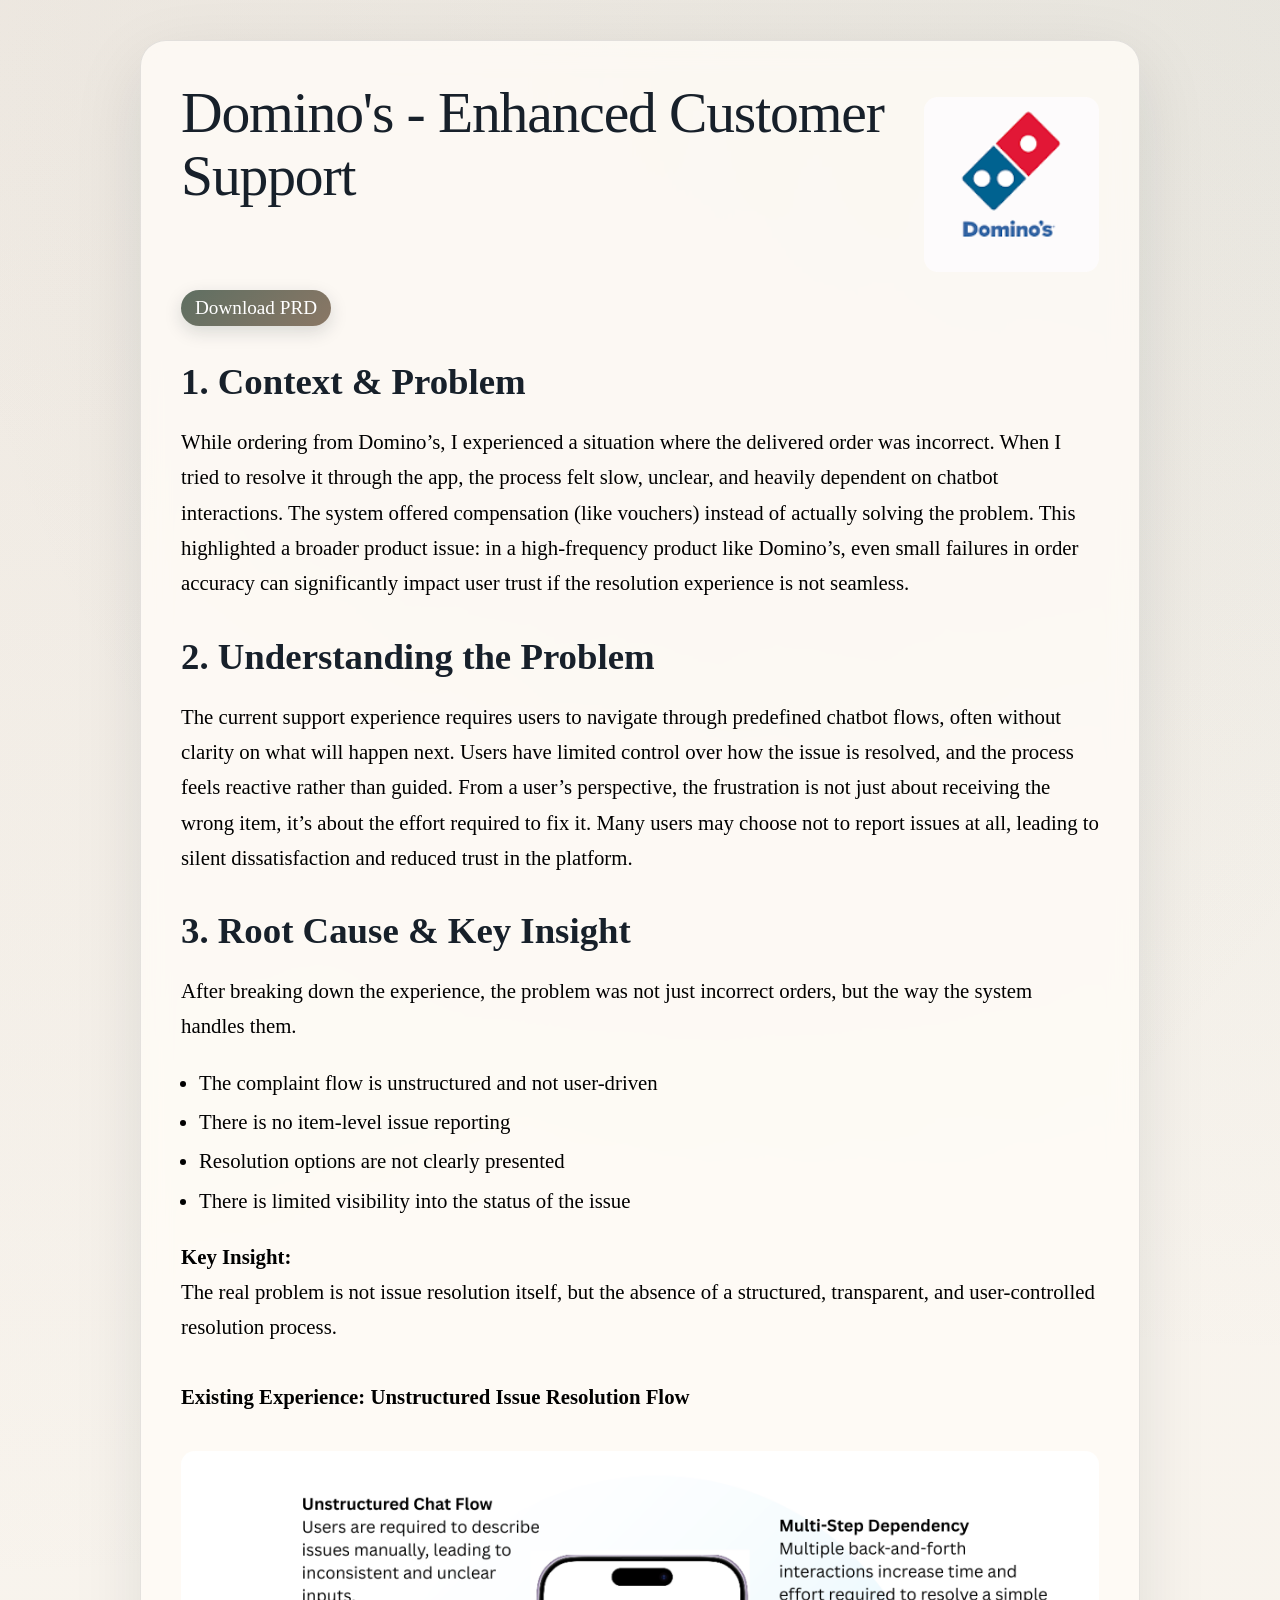
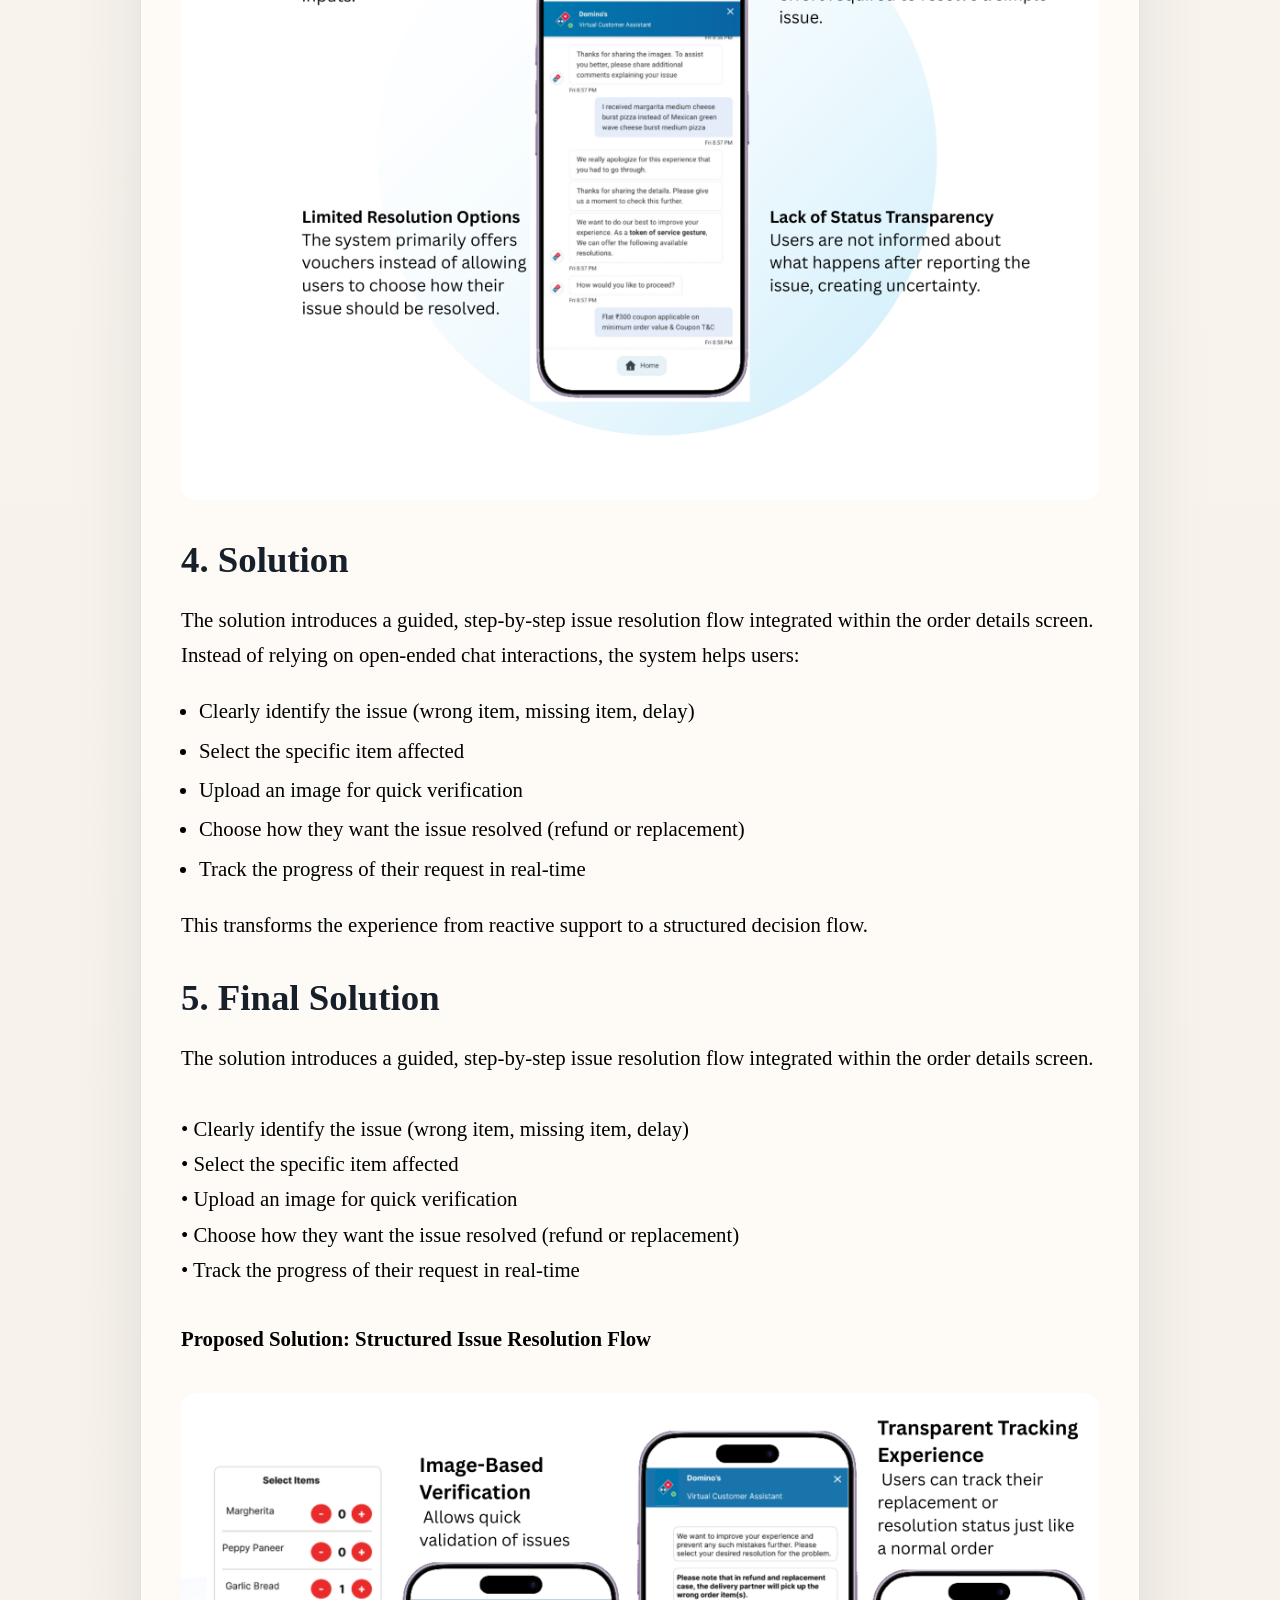
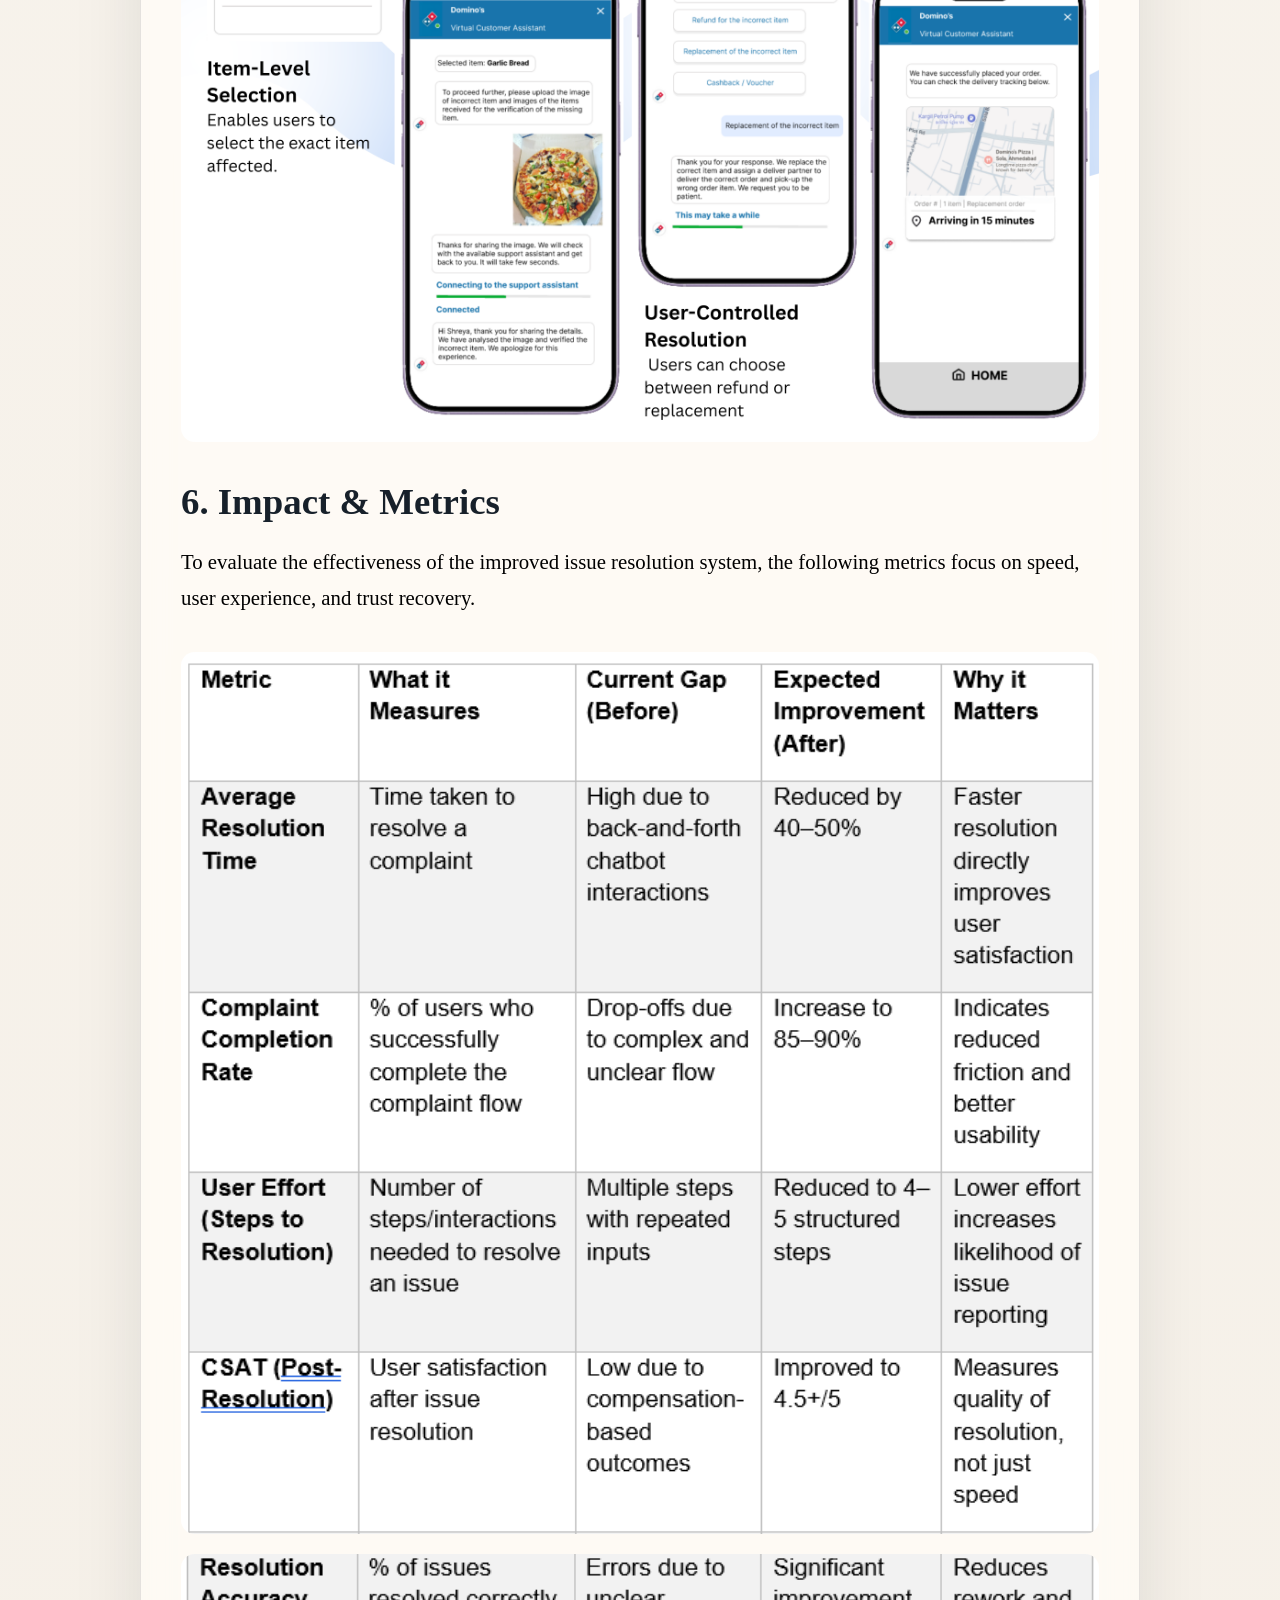
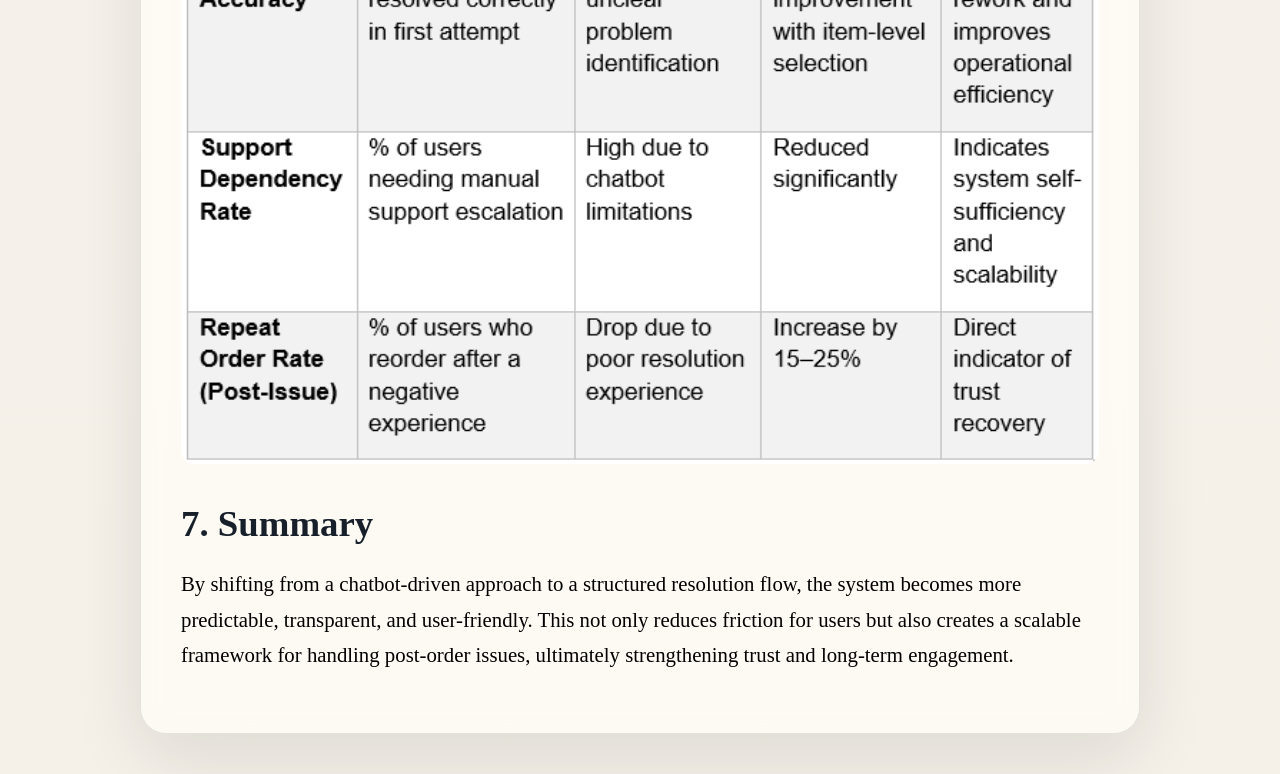
<file: case-study.html>
<!DOCTYPE html>

<html lang="en">
<head>
<meta charset="UTF-8">
<meta name="viewport" content="width=device-width, initial-scale=1.0">
<title>Domino's Case Study</title>

<style>

/* ===== ROOT DESIGN SYSTEM (FROM YOUR PORTFOLIO) ===== */
:root {
  --bg: #f5f0e8;
  --panel: rgba(255, 252, 247, 0.82);
  --line: rgba(23, 32, 42, 0.11);
  --text: #17202a;
  --muted: #5f6872;
  --accent: #5f6f62;
  --accent-2: #8a7765;
}

/* ===== BASE ===== */
body {
  margin: 0;
  font-family: "Times New Roman", serif;
  color: var(--text);

  background:
    radial-gradient(circle at top left, rgba(138, 119, 101, 0.10), transparent 28%),
    radial-gradient(circle at top right, rgba(95, 111, 98, 0.10), transparent 24%),
    linear-gradient(180deg, #f9f5ef 0%, var(--bg) 100%);
}

/* ===== CONTAINER ===== */
.wrapper {
  max-width: 1000px;
  margin: 40px auto;
  padding: 0 16px;
}

.card {
  background: var(--panel);
  border-radius: 26px;
  padding: 40px;

  border: 1px solid var(--line);
  box-shadow: 0 24px 70px rgba(23, 32, 42, 0.10);
  backdrop-filter: blur(14px);
}

/* ===== HEADER ===== */
.header {
  display: flex;
  justify-content: space-between;
  align-items: flex-start;
}

h1 {
  font-size: 3.6rem;
  line-height: 1.1;
  margin: 0;
  letter-spacing: -0.02em;
  font-weight: 500;
}

.logo {
  width: 210px;
}

/* ===== BUTTON ===== */
.btn {
  display: inline-block;
  margin-top: 18px;

  background: linear-gradient(135deg, var(--accent), var(--accent-2));
  color: white;

  padding: 7px 14px;
  border-radius: 999px;
  font-size: 1.2rem;
  text-decoration: none;

  box-shadow: 0 6px 18px rgba(23, 32, 42, 0.15);
}

/* ===== SECTIONS ===== */
.section {
  margin-top: 34px;
}

/* 🔥 THIS IS WHERE YOUR MAIN PROBLEM WAS */
.section h2 {
  font-size: 2.3rem;
  margin-bottom: 8px;
  font-weight: 600;
}

/* BODY TEXT */
.section p {
  font-size: 1.3rem;
  line-height: 1.7;
  color: black;
}

/* BULLETS — FIXED */
ul {
  margin-top: 10px;
  padding-left: 18px;
}

li {
  font-size: 1.3rem;
  line-height: 1.7;
  color: black;
  margin-bottom: 4px;
}

/* IMAGES */
img {
  width: 100%;
  margin-top: 16px;
  border-radius: 14px;
}

</style>

</head>

<body>

<div class="wrapper">
  <div class="card">


<!-- HEADER -->
<div class="header">
  <h1>Domino's - Enhanced Customer Support</h1>
  <img src="assests/logo.png" class="logo">
</div>

<!-- BUTTON -->
<a href="assests/PRD_Dominos.pdf" download class="btn">Download PRD</a>

<!-- SECTION 1 -->
<div class="section">
  <h2>1. Context & Problem</h2>
  <p>
    While ordering from Domino’s, I experienced a situation where the delivered order was incorrect. When I tried to resolve it through the app, the process felt slow, unclear, and heavily dependent on chatbot interactions. The system offered compensation (like vouchers) instead of actually solving the problem. This highlighted a broader product issue: in a high-frequency product like Domino’s, even small failures in order accuracy can significantly impact user trust if the resolution experience is not seamless.
  </p>
</div>

<!-- SECTION 2 -->
<div class="section">
  <h2>2. Understanding the Problem</h2>
  <p>
    The current support experience requires users to navigate through predefined chatbot flows, often without clarity on what will happen next. Users have limited control over how the issue is resolved, and the process feels reactive rather than guided. From a user’s perspective, the frustration is not just about receiving the wrong item, it’s about the effort required to fix it. Many users may choose not to report issues at all, leading to silent dissatisfaction and reduced trust in the platform.  </p>
</div>

<!-- SECTION 3 -->
<div class="section">
  <h2>3. Root Cause & Key Insight</h2>
  <p>
    After breaking down the experience, the problem was not just incorrect orders, but the way the system handles them.
  </p>

  <ul>
    <li>The complaint flow is unstructured and not user-driven</li>
    <li>There is no item-level issue reporting</li>
    <li>Resolution options are not clearly presented</li>
    <li>There is limited visibility into the status of the issue</li>
  </ul>

  <p><strong>Key Insight:</strong><br>
    The real problem is not issue resolution itself, but the absence of a structured,
    transparent, and user-controlled resolution process.
  </p>
</div>

<!-- IMAGE -->
<div class="section">
  <p><strong>Existing Experience: Unstructured Issue Resolution Flow</strong></p>
  <img src="assests/Original_flow.png">
</div>

<!-- SECTION 4 -->
<div class="section">
  <h2>4. Solution</h2>
  <p>
    The solution introduces a guided, step-by-step issue resolution flow integrated within the order details screen.
    Instead of relying on open-ended chat interactions, the system helps users:
  </p>
  <ul>
    <li>Clearly identify the issue (wrong item, missing item, delay)</li>
    <li>Select the specific item affected</li>
    <li>Upload an image for quick verification</li>
    <li>Choose how they want the issue resolved (refund or replacement)</li>
    <li>Track the progress of their request in real-time</li>
  </ul>
  <p>
    This transforms the experience from reactive support to a structured decision flow.
  </p>
</div>

<!-- SECTION 5 -->
<div class="section">
  <h2>5. Final Solution</h2>
  <p>
    The solution introduces a guided, step-by-step issue resolution flow integrated within the order details screen.<br><br>
        • Clearly identify the issue (wrong item, missing item, delay)<br>
        • Select the specific item affected<br>
        • Upload an image for quick verification<br>
        • Choose how they want the issue resolved (refund or replacement)<br>
        • Track the progress of their request in real-time
  </p>
</div>

<div class="section">
  <p><strong>Proposed Solution: Structured Issue Resolution Flow</strong></p>
  <img src="assests/User_flow.png">
</div>


<!-- SECTION 6 -->
<div class="section">
  <h2>6. Impact & Metrics</h2>
  <p>
    To evaluate the effectiveness of the improved issue resolution system, the following metrics focus on speed, user experience, and trust recovery.
  </p>
  <img src="assests/Metrics_table_1.png">
  <img src="assests/Metrics_table_2.png">
</div>

<div class="section">
  <h2>7. Summary</h2>
  <p>
    By shifting from a chatbot-driven approach to a structured resolution flow, the system becomes more predictable, transparent, and user-friendly. This not only reduces friction for users but also creates a scalable framework for handling post-order issues, ultimately strengthening trust and long-term engagement.
  </p>
</div>

  </div>
</div>

</body>
</html>
</file>
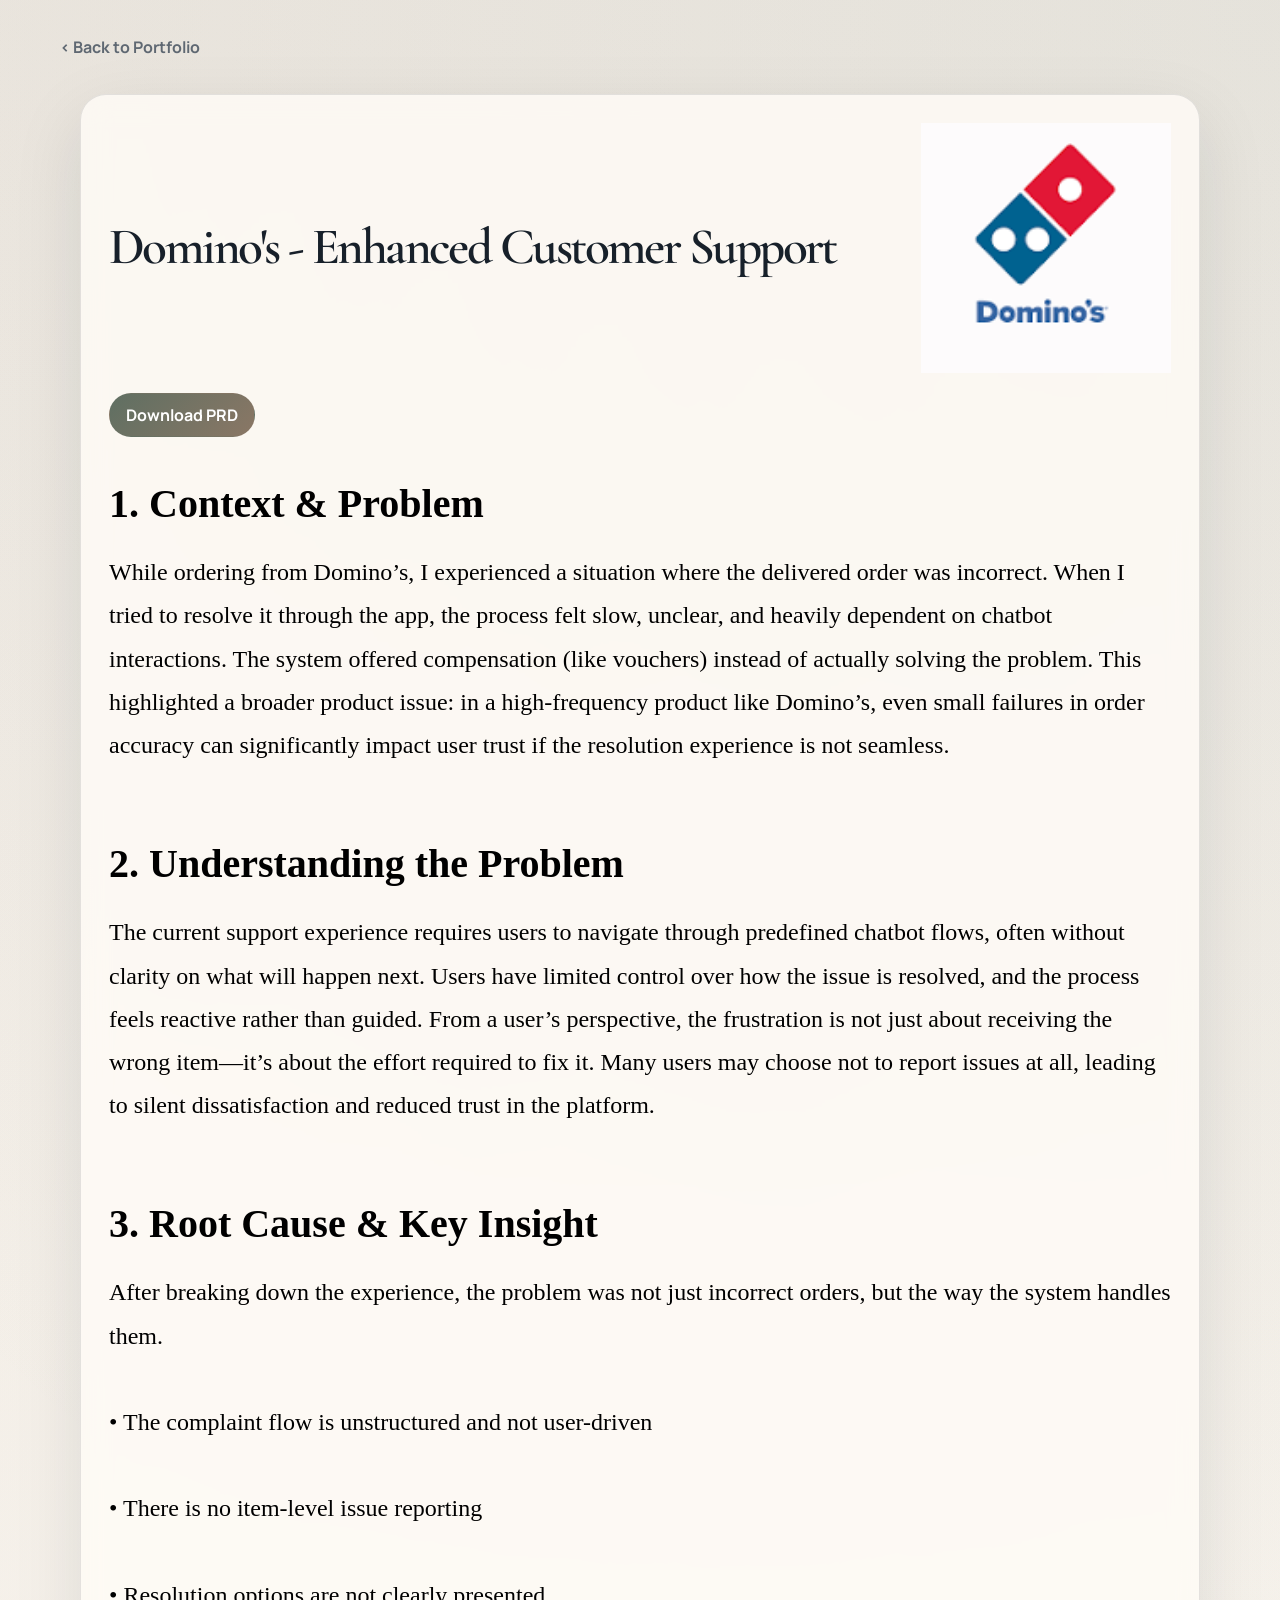
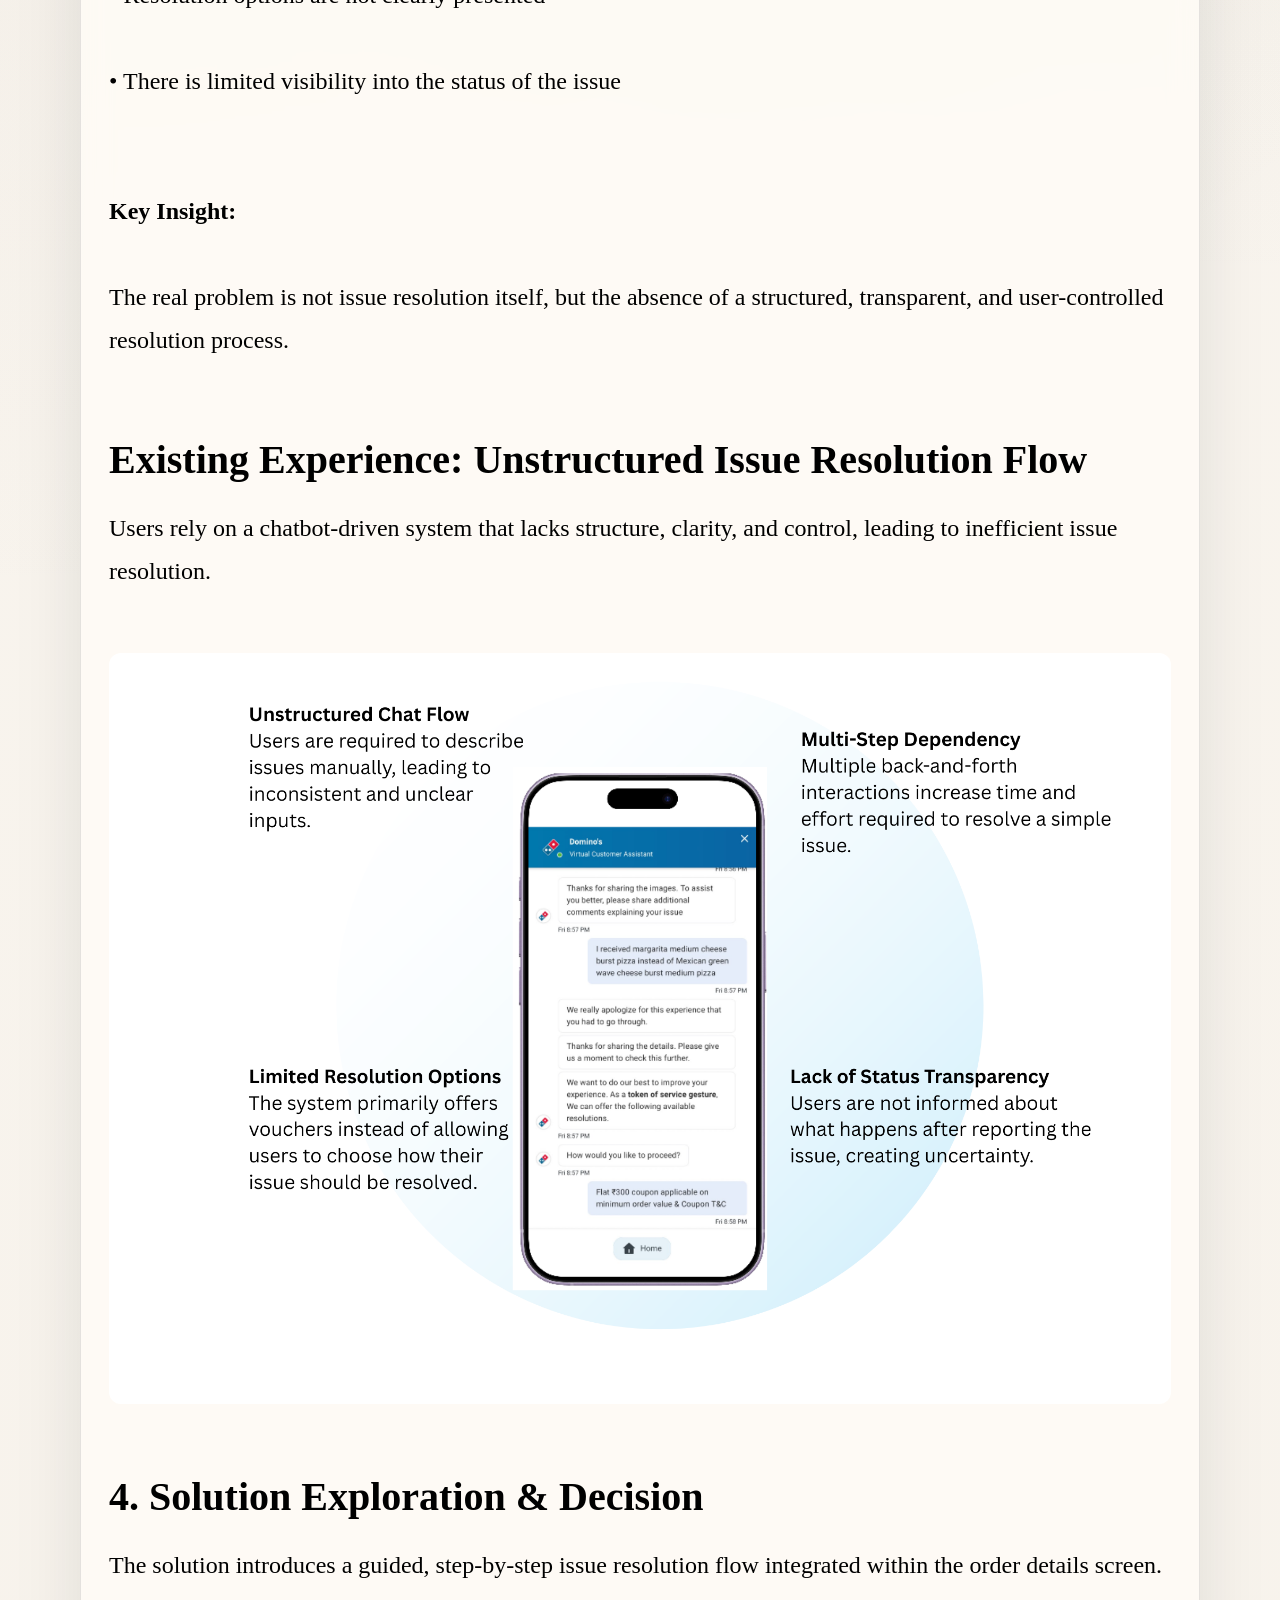
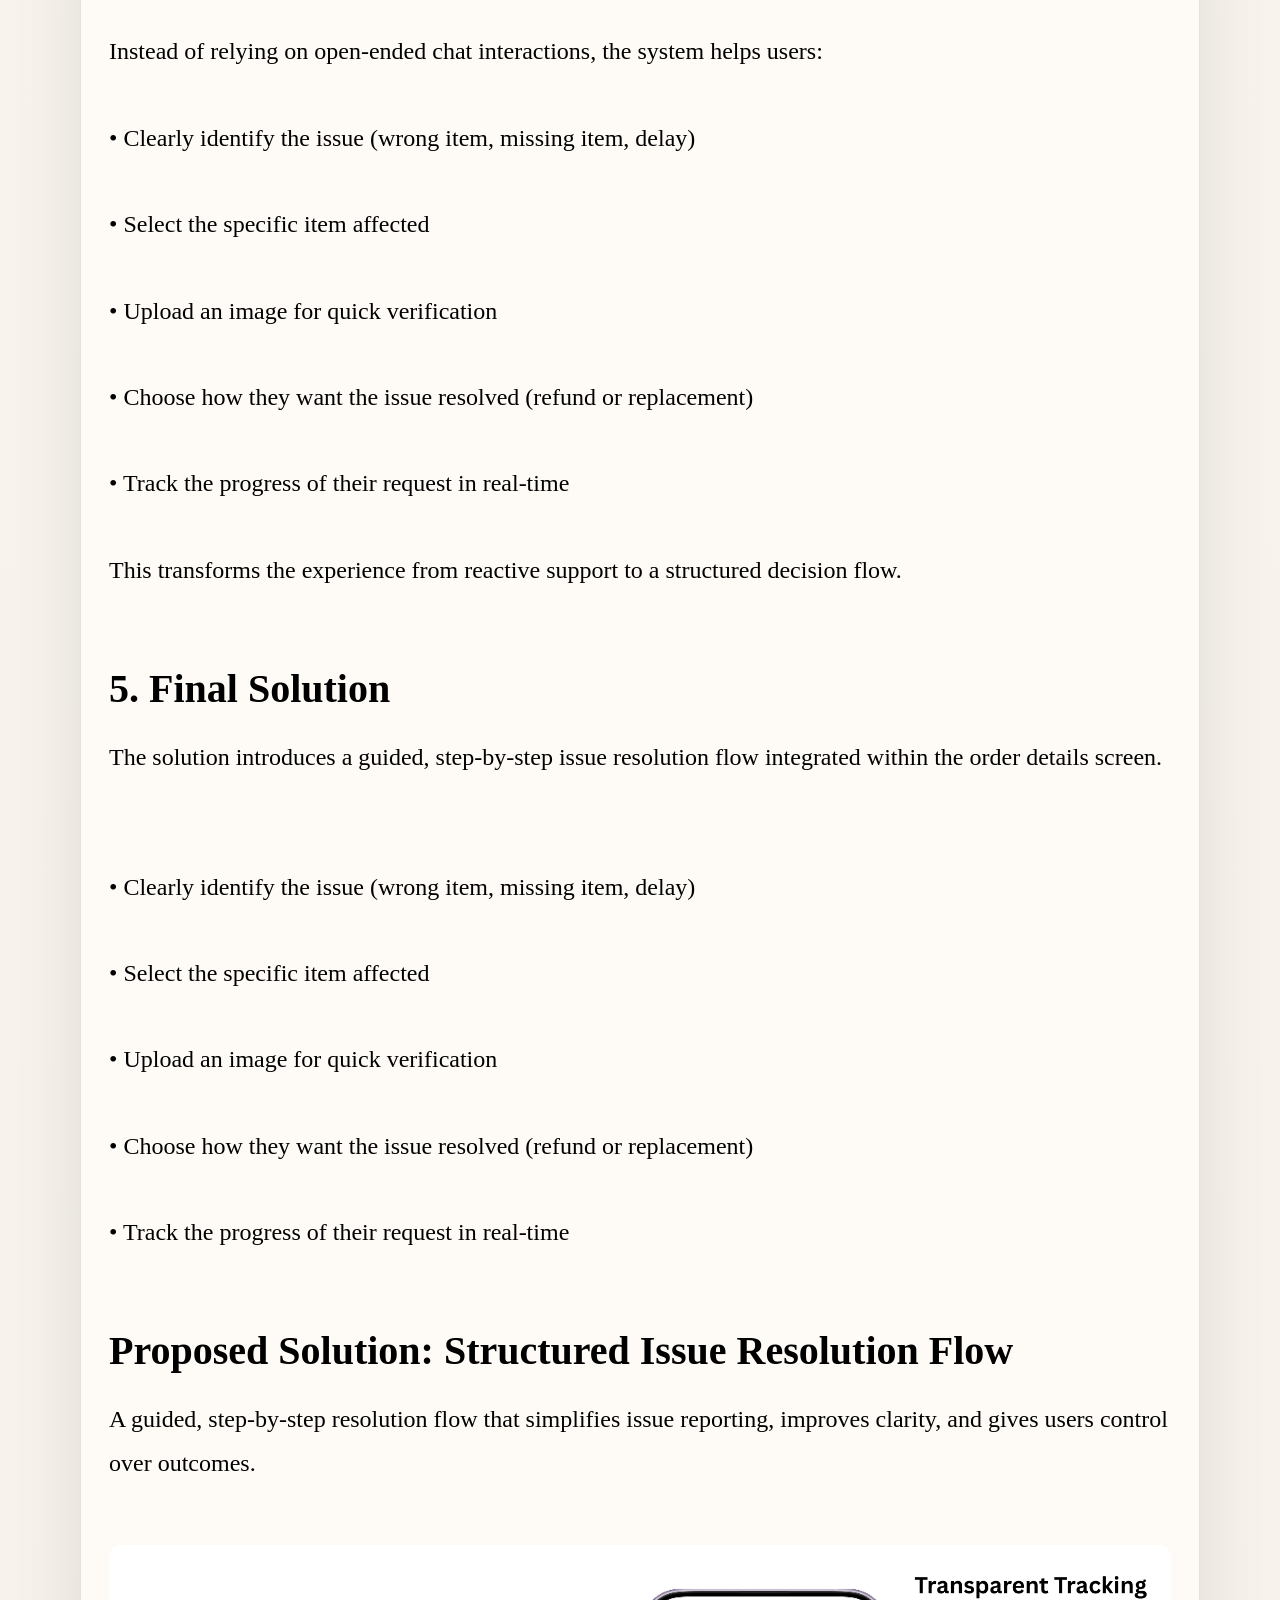
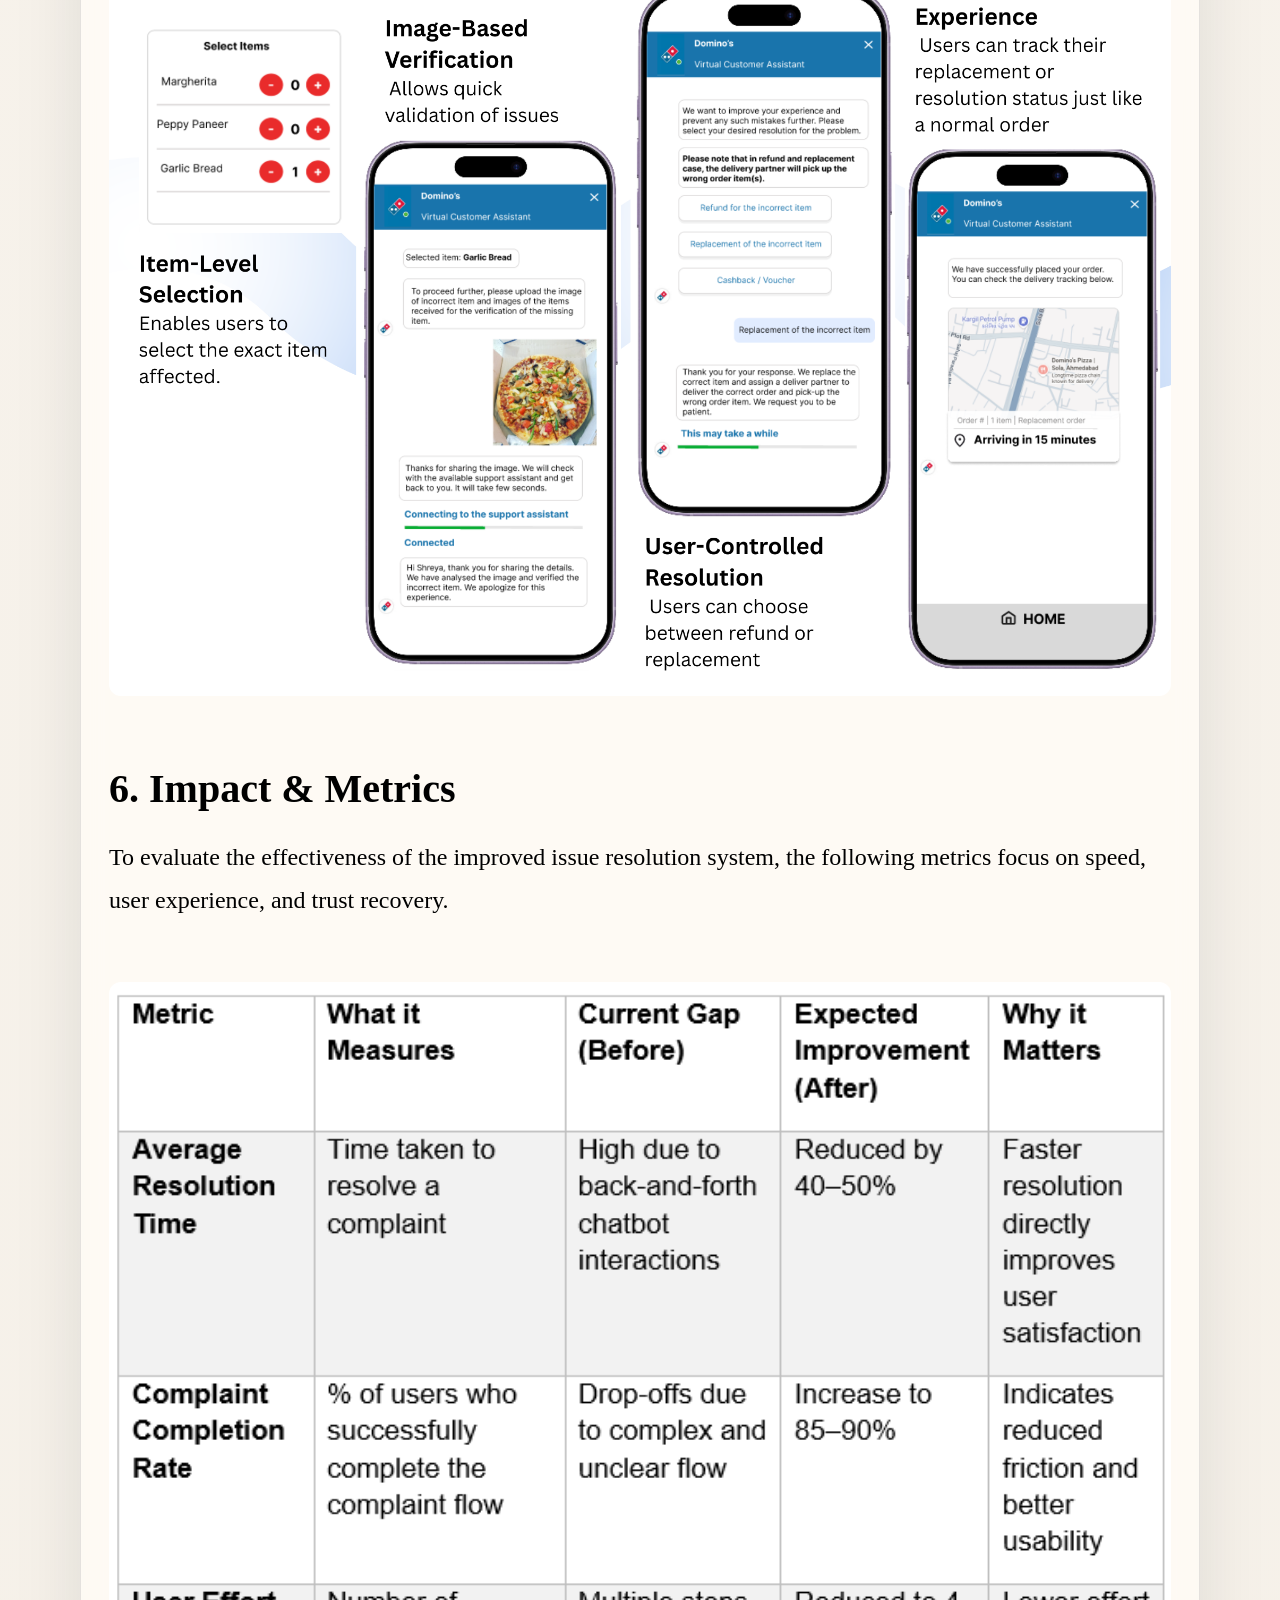
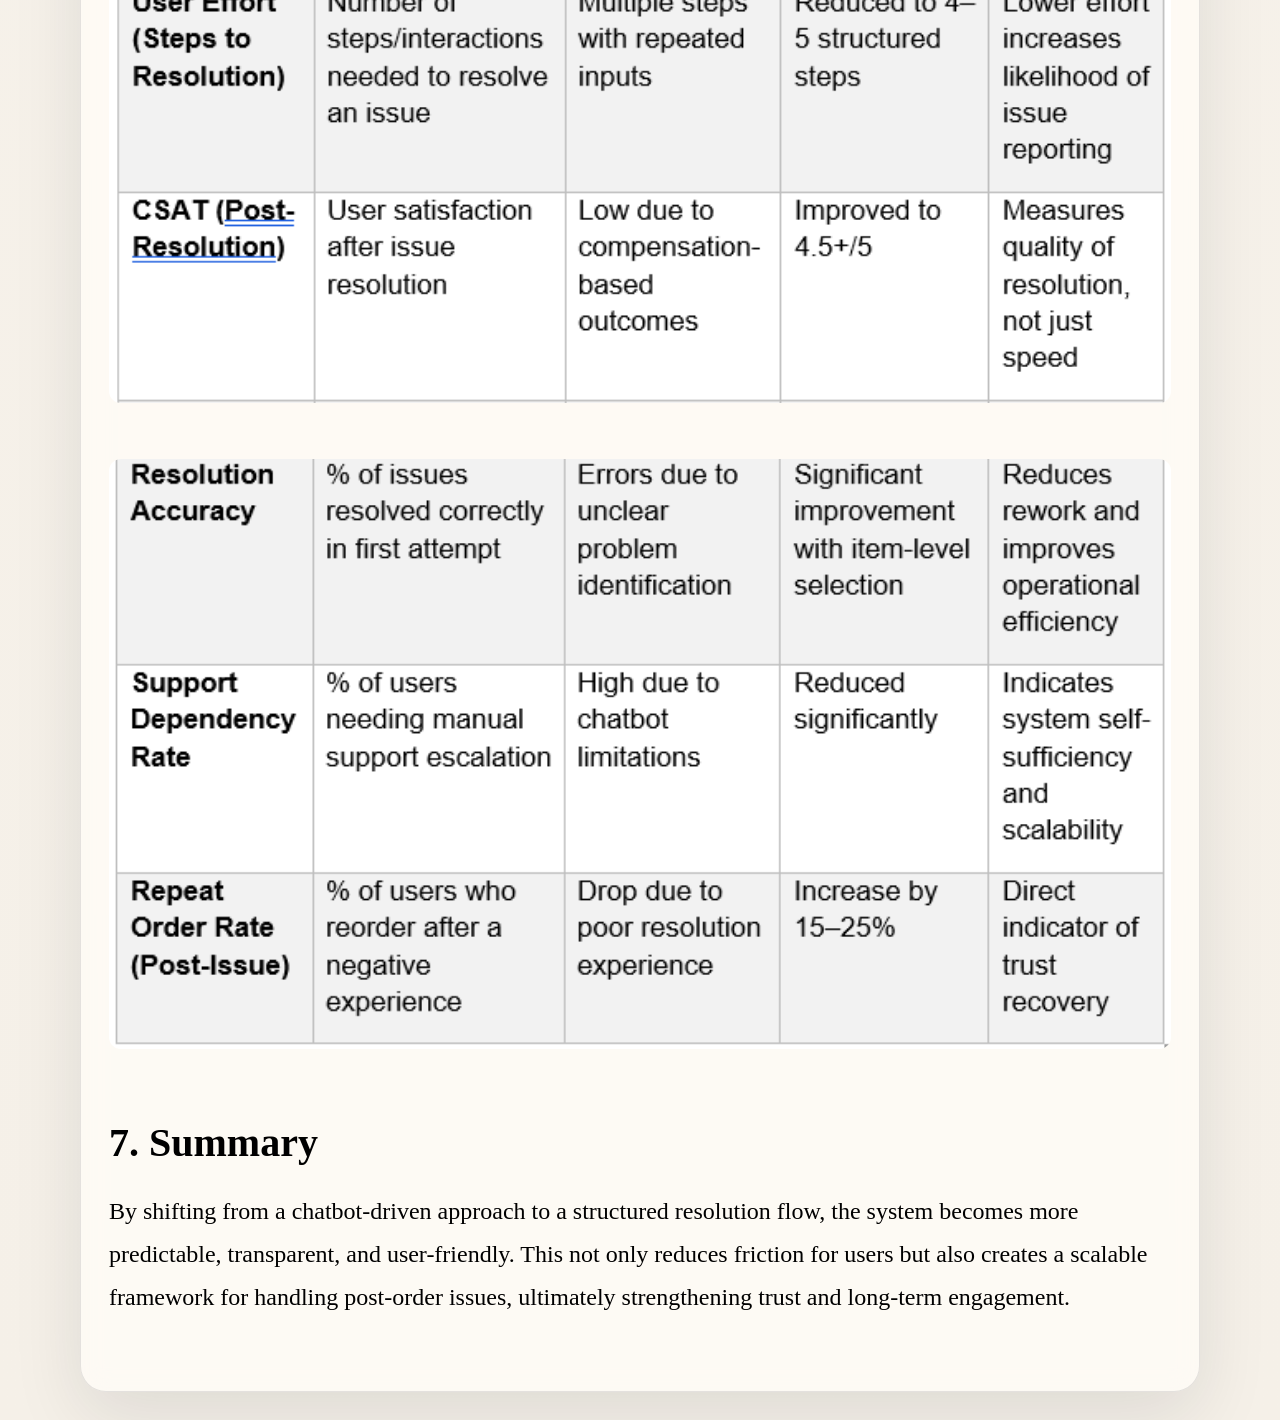
<file: project.html>
<!doctype html>
<html lang="en">
<head>
  <meta charset="UTF-8" />
  <meta name="viewport" content="width=device-width, initial-scale=1.0" />
  <meta name="description" content="Detailed project page for a portfolio project." />
  <title>Project Detail | Portfolio</title>
  <link rel="preconnect" href="https://fonts.googleapis.com">
  <link rel="preconnect" href="https://fonts.gstatic.com" crossorigin>
  <link href="https://fonts.googleapis.com/css2?family=Cormorant+Garamond:wght@500;600;700&family=Manrope:wght@400;500;600;700;800&display=swap" rel="stylesheet">
  <link rel="stylesheet" href="styles.css" />
</head>
<body class="detail-page">
  <header class="detail-header">
    <div class="container nav detail-nav">
      <a class="breadcrumb" href="index.html">&lt; Back to Portfolio</a>
    </div>
  </header>

  <main>
    <section class="detail-hero" id="detailHero">
      <div class="container detail-grid">
        <article class="detail-panel reveal">
          <div style="display:flex; align-items:center; justify-content:flex-start; gap:16px; flex-wrap:wrap;">
            <a id="detailGitHubTop" class="breadcrumb" href="#" target="_blank" rel="noreferrer" style="white-space:nowrap;">GitHub</a>
          </div>
          <div class="title-row">
            <h1 id="projectTitle">Project Title</h1>
            <img id="projectLogo" src="" alt="logo" />
          </div>
          <p class="detail-subtitle" id="projectSummary"></p>
          <div class="detail-image" id="projectImageWrap" aria-hidden="true"></div>
          <div class="detail-links">
            <a id="downloadPRD" class="primary" download>Download PRD</a>
          </div>
          <div id="caseStudyDraft" class="case-study-draft" hidden></div>

          <div class="detail-section">
            <h2>What It Delivered</h2>
            <ul class="detail-list" id="projectOutcomes"></ul>
          </div>

          <div class="detail-section">
            <div class="detail-links">
              <a id="detailDemo" class="primary" href="#" target="_blank" rel="noreferrer">Live Demo</a>
            </div>
          </div>
        </article>

        <aside class="detail-aside reveal">
          <div class="detail-sidebar-block">
            <p class="detail-label">Project Description</p>
            <p class="detail-subtitle" id="projectNotes"></p>
          </div>
          <div class="detail-sidebar-block">
            <p class="detail-label">Tech Stack</p>
            <div id="projectStack" class="detail-sidebar-list"></div>
          </div>
        </aside>
      </div>
    </section>
  </main>

  <div id="imageLightbox" class="lightbox" aria-hidden="true">
    <button class="lightbox-close" id="lightboxClose" type="button" aria-label="Close image viewer">×</button>
    <button class="lightbox-arrow lightbox-prev" id="lightboxPrev" type="button" aria-label="Previous image">‹</button>
    <figure class="lightbox-frame" id="lightboxFrame"></figure>
    <button class="lightbox-arrow lightbox-next" id="lightboxNext" type="button" aria-label="Next image">›</button>
  </div>

  <script src="data.js" defer></script>
  <script src="project-detail.js" defer></script>
</body>
</html>
</file>
<file: styles.css>
:root {
  --bg: #f5f0e8;
  --bg-alt: #ebe4d8;
  --panel: rgba(255, 252, 247, 0.82);
  --panel-solid: #fffdf9;
  --text: #17202a;
  --muted: #5f6872;
  --line: rgba(23, 32, 42, 0.11);
  --accent: #5f6f62;
  --accent-2: #8a7765;
  --accent-soft: rgba(95, 111, 98, 0.10);
  --shadow: 0 24px 70px rgba(23, 32, 42, 0.10);
  --radius: 26px;
  --radius-sm: 18px;
}

* {
  box-sizing: border-box;
}

html {
  scroll-behavior: smooth;
}

body {
  margin: 0;
  font-family: "Manrope", system-ui, sans-serif;
  color: var(--text);
  background:
    radial-gradient(circle at top left, rgba(138, 119, 101, 0.10), transparent 28%),
    radial-gradient(circle at top right, rgba(95, 111, 98, 0.10), transparent 24%),
    linear-gradient(180deg, #f9f5ef 0%, var(--bg) 100%);
}

a {
  color: inherit;
  text-decoration: none;
}

img {
  display: block;
  max-width: 100%;
}

.container {
  width: min(1160px, calc(100% - 32px));
  margin: 0 auto;
}

.narrow {
  width: min(900px, calc(100% - 32px));
}

.section {
  padding: 92px 0;
}

.alt {
  background:
    linear-gradient(180deg, rgba(255, 255, 255, 0.22), rgba(255, 255, 255, 0)),
    linear-gradient(180deg, rgba(95, 111, 98, 0.05), rgba(138, 119, 101, 0.04));
  border-top: 1px solid var(--line);
  border-bottom: 1px solid var(--line);
}

.site-header {
  position: sticky;
  top: 0;
  z-index: 20;
  backdrop-filter: blur(18px);
  background: rgba(250, 246, 240, 0.76);
  border-bottom: 1px solid var(--line);
}

.nav {
  display: flex;
  align-items: center;
  gap: 14px;
  min-height: 74px;
  position: relative;
}

.site-nav {
  display: flex;
  align-items: center;
  justify-content: flex-start;
  gap: 22px;
  color: var(--muted);
  font-size: 0.95rem;
  margin-right: auto;
}

.site-nav a:hover,
.text-link:hover,
.project-collection-cta:hover {
  color: var(--accent);
}

.nav-toggle {
  display: none;
  width: 44px;
  height: 44px;
  border: 1px solid var(--line);
  border-radius: 14px;
  background: rgba(255, 255, 255, 0.8);
  flex-direction: column;
  justify-content: center;
  gap: 4px;
  padding: 0 11px;
}

.nav-toggle span {
  display: block;
  height: 2px;
  background: var(--text);
  border-radius: 999px;
}

.hero {
  padding-top: 76px;
}

.hero-grid {
  display: grid;
  grid-template-columns: 1.15fr 0.85fr;
  gap: 28px;
  align-items: center;
}

.hero-copy h1,
.section h2,
.project-collection h3,
.detail-hero h1 {
  font-family: "Cormorant Garamond", Georgia, serif;
  font-weight: 600;
}

.hero-copy h1 {
  margin: 10px 0 14px;
  font-size: clamp(3rem, 6.4vw, 5.8rem);
  line-height: 0.9;
  letter-spacing: -0.05em;
}

.subtitle,
.lead,
.section-copy,
.detail-subtitle {
  color: var(--muted);
  line-height: 1.75;
}

.subtitle {
  font-size: 1.07rem;
  max-width: 62ch;
}

.hero-actions {
  display: grid;
  grid-template-columns: auto 1fr;
  gap: 14px;
  align-items: start;
  margin: 30px 0 22px;
}

.hero-actions-stack {
  display: grid;
  gap: 10px;
  align-self: end;
  padding-top: 10px;
}

.btn {
  display: inline-flex;
  align-items: center;
  justify-content: center;
  min-height: 48px;
  padding: 0 20px;
  border-radius: 999px;
  font-weight: 700;
  border: 1px solid transparent;
  transition: transform 180ms ease, box-shadow 180ms ease, border-color 180ms ease, background 180ms ease, color 180ms ease;
}

.btn:hover {
  transform: translateY(-1px);
  box-shadow: var(--shadow);
}

.btn-primary {
  color: white;
  background: linear-gradient(135deg, var(--accent), var(--accent-2));
}

.btn-secondary {
  background: rgba(255, 255, 255, 0.78);
  border-color: var(--line);
}

.hero-meta {
  list-style: none;
  padding: 0;
  margin: 0;
  display: flex;
  flex-wrap: wrap;
  gap: 12px;
  color: var(--muted);
}

.hero-meta li,
.pill {
  padding: 10px 14px;
  border: 1px solid var(--line);
  border-radius: 999px;
  background: rgba(255, 255, 255, 0.74);
}

.panel-card,
.contact-card,
.skill-card,
.project-card,
.timeline-item,
.cert-card,
.project-collection {
  background: var(--panel);
  border: 1px solid var(--line);
  box-shadow: var(--shadow);
  backdrop-filter: blur(14px);
}

.panel-card {
  border-radius: var(--radius);
  padding: 28px;
}

.panel-label,
.detail-label{
  margin: 0 0 12px;
  font-size: 0.76rem;
  font-weight: 800;
  text-transform: uppercase;
  letter-spacing: 0.14em;
  color: var(--accent);
}

.highlight-list {
  display: grid;
  gap: 14px;
}

.highlight-item {
  padding: 16px 18px;
  border-radius: 18px;
  background: rgba(255, 255, 255, 0.7);
  border: 1px solid var(--line);
}

.highlight-item strong {
  display: block;
  margin-bottom: 5px;
}

.section h2 {
  margin: 0;
  font-size: clamp(2rem, 3vw, 3rem);
  letter-spacing: -0.05em;
}

.section-heading {
  display: flex;
  align-items: end;
  justify-content: space-between;
  gap: 16px;
  margin-bottom: 28px;
}

.skills-grid,
.certifications-grid {
  display: grid;
  grid-template-columns: repeat(3, minmax(0, 1fr));
  gap: 20px;
}

.skill-card {
  border-radius: var(--radius);
  padding: 24px;
}

.skill-card h3 {
  margin: 0 0 10px;
  font-family: "Cormorant Garamond", Georgia, serif;
  font-size: 1.7rem;
}

.chip-list {
  display: flex;
  flex-wrap: wrap;
  gap: 10px;
  margin-top: 16px;
}

.project-collections {
  display: grid;
  gap: 24px;
}

.case-study-wrap {
  display: grid;
}

.case-study-card {
  border-radius: calc(var(--radius) + 2px);
  overflow: hidden;
  background: var(--panel);
  border: 1px solid var(--line);
  box-shadow: var(--shadow);
  display: grid;
  grid-template-columns: 1.1fr 0.9fr;
}

.case-study-media {
  min-height: 320px;
  background:
    linear-gradient(135deg, rgba(95, 111, 98, 0.18), rgba(138, 119, 101, 0.18)),
    linear-gradient(135deg, rgba(255, 255, 255, 0.22), rgba(255, 255, 255, 0));
}

.case-study-media img {
  width: 100%;
  height: 100%;
  object-fit: cover;
}

.case-study-body {
  padding: 28px;
  display: grid;
  align-content: start;
  gap: 14px;
}

.project-collection {
  border-radius: calc(var(--radius) + 2px);
  padding: 22px;
}

.project-collection-collapsed .projects-grid {
  display: none;
}

.project-collection-head {
  display: grid;
  grid-template-columns: 1fr auto;
  gap: 18px;
  align-items: start;
  margin-bottom: 20px;
}

.project-collection h3 {
  margin: 6px 0 8px;
  font-size: clamp(1.8rem, 2.4vw, 2.3rem);
  letter-spacing: -0.03em;
}

.project-collection-cta {
  display: inline-flex;
  align-items: center;
  justify-content: center;
  align-self: center;
  justify-self: end;
  padding: 11px 16px;
  border-radius: 999px;
  border: 1px solid var(--line);
  background: rgba(255, 255, 255, 0.72);
  color: var(--text);
  font-weight: 700;
  white-space: nowrap;
  cursor: pointer;
}

.projects-grid {
  display: grid;
  grid-template-columns: repeat(3, minmax(0, 1fr));
  gap: 18px;
}

.project-card {
  border-radius: var(--radius);
  overflow: hidden;
  display: flex;
  flex-direction: column;
  cursor: pointer;
  transition: transform 180ms ease, box-shadow 180ms ease, border-color 180ms ease;
}

.project-card.is-hidden {
  display: none;
}

.project-card:hover {
  transform: translateY(-4px);
  box-shadow: 0 28px 72px rgba(23, 32, 42, 0.14);
  border-color: rgba(95, 111, 98, 0.24);
}

.project-media {
  aspect-ratio: 16 / 9;
  background:
    linear-gradient(135deg, rgba(95, 111, 98, 0.18), rgba(138, 119, 101, 0.18)),
    linear-gradient(135deg, rgba(255, 255, 255, 0.22), rgba(255, 255, 255, 0));
  border-bottom: 1px solid var(--line);
}

.project-media img {
  width: 100%;
  height: 100%;
  object-fit: cover;
}

.project-media video {
  width: 100%;
  height: 100%;
  object-fit: cover;
}

.project-body {
  padding: 20px;
  display: grid;
  gap: 14px;
}

.project-body-top {
  display: grid;
  gap: 10px;
}

.project-body h3 {
  margin: 0;
  font-family: "Cormorant Garamond", Georgia, serif;
  font-size: 1.75rem;
  line-height: 0.95;
}

.project-links {
  display: flex;
  flex-wrap: wrap;
  gap: 12px;
  margin-top: auto;
}

.project-links a {
  font-weight: 700;
  color: var(--accent);
}

.timeline {
  display: grid;
  gap: 18px;
  position: relative;
}

.timeline::before {
  content: "";
  position: absolute;
  top: 10px;
  bottom: 10px;
  left: 18px;
  width: 1px;
  background: linear-gradient(180deg, transparent, rgba(95, 111, 98, 0.35), transparent);
}

.timeline-item {
  border-radius: var(--radius);
  padding: 24px 24px 24px 52px;
  position: relative;
}

.timeline-item::before {
  content: "";
  position: absolute;
  left: 12px;
  top: 30px;
  width: 13px;
  height: 13px;
  border-radius: 50%;
  background: linear-gradient(135deg, var(--accent), var(--accent-2));
  box-shadow: 0 0 0 6px rgba(95, 111, 98, 0.10);
}

.timeline-top {
  display: flex;
  justify-content: space-between;
  gap: 14px;
  align-items: start;
  margin-bottom: 10px;
}

.timeline-top h3,
.timeline-top p {
  margin: 0;
}

.timeline-top h3 {
  font-family: "Cormorant Garamond", Georgia, serif;
  font-size: 1.6rem;
}

.timeline-top .meta {
  color: var(--muted);
  font-size: 0.94rem;
}

.timeline-item ul {
  margin: 14px 0 0;
  padding-left: 18px;
  color: var(--muted);
  line-height: 1.75;
}

.cert-card {
  border-radius: var(--radius);
  padding: 22px;
  display: grid;
  gap: 10px;
  min-height: 170px;
}

.cert-card h3 {
  margin: 0;
  font-family: "Cormorant Garamond", Georgia, serif;
  font-size: 1.8rem;
  line-height: 1;
}

.cert-year {
  align-self: end;
  width: fit-content;
  padding: 8px 12px;
  border-radius: 999px;
  background: rgba(95, 111, 98, 0.10);
  color: var(--accent);
  font-weight: 700;
}

.contact-grid {
  display: grid;
  grid-template-columns: 1fr 1fr;
  gap: 20px;
  align-items: start;
}

.contact-card {
  border-radius: var(--radius);
  padding: 24px;
  display: grid;
  gap: 14px;
}

.contact-card a {
  font-weight: 700;
  color: var(--text);
}

.contact-card a:hover {
  color: var(--accent);
}

.site-footer {
  padding: 26px 0 40px;
}

.footer-inner {
  display: flex;
  justify-content: space-between;
  gap: 16px;
  color: var(--muted);
  border-top: 1px solid var(--line);
  padding-top: 20px;
}

.detail-page {
  min-height: 100vh;
}

.detail-header {
  padding: 10px 0 0;
}

.detail-nav {
  justify-content: flex-start;
}

.breadcrumb {
  display: inline-flex;
  align-items: center;
  gap: 8px;
  color: var(--muted);
  font-weight: 700;
}

.breadcrumb:hover {
  color: var(--accent);
}

.detail-hero {
  padding: 10px 0 28px;
}

.detail-grid {
  display: grid;
  grid-template-columns: 1.2fr 0.8fr;
  gap: 22px;
  align-items: start;
}

body.case-study-mode .detail-grid {
  grid-template-columns: 1fr;
  width: min(1120px, calc(100% - 32px));
  margin: 0 auto;
}

body.case-study-mode .detail-panel {
  width: 100%;
}

body.case-study-mode .detail-aside {
  display: none;
}

.case-study-shell {
  width: min(980px, calc(100% - 32px));
}

.case-study-detail-card {
  border-radius: calc(var(--radius) + 4px);
  background: var(--panel);
  border: 1px solid var(--line);
  box-shadow: var(--shadow);
  backdrop-filter: blur(14px);
  padding: 34px;
  display: grid;
  gap: 22px;
}

.case-study-detail-head {
  display: flex;
  align-items: start;
  justify-content: space-between;
  gap: 20px;
  flex-wrap: wrap;
}

.case-study-detail-head h1 {
  margin: 10px 0 0;
  font-family: "Cormorant Garamond", Georgia, serif;
  font-size: clamp(2.7rem, 4vw, 4.8rem);
  line-height: 0.94;
  letter-spacing: -0.05em;
}

.title-row {
  display: flex;
  align-items: center;
  justify-content: space-between;
}

#projectLogo {
  height: 250px;   /* adjust */
  width: 250px;
}

.case-study-preview {
  border-radius: 24px;
  overflow: hidden;
  border: 1px solid var(--line);
  background: linear-gradient(135deg, rgba(95, 111, 98, 0.12), rgba(138, 119, 101, 0.12));
  min-height: 340px;
}

.case-study-preview img,
.case-study-preview iframe {
  width: 100%;
  display: block;
}

.case-study-preview img {
  height: auto;
}

.case-study-preview iframe,
.case-study-document {
  height: 72vh;
  border: 0;
  background: white;
}

.case-study-copy {
  display: grid;
  gap: 18px;
}

.case-study-block h2 {
  margin: 0 0 8px;
  font-family: "Manrope", system-ui, sans-serif;
  font-size: 1.15rem;
}

.detail-panel,
.detail-aside {
  background: var(--panel);
  border: 1px solid var(--line);
  box-shadow: var(--shadow);
  backdrop-filter: blur(14px);
  border-radius: var(--radius);
}

.detail-panel {
  padding: 28px;
}

.detail-aside {
  padding: 22px;
}

.detail-hero h1 {
  margin: 12px 0 14px;
  font-size: clamp(2.4rem, 4vw, 4.4rem);
  line-height: 0.94;
  letter-spacing: -0.05em;
}

.detail-image {
  aspect-ratio: 16 / 9;
  border-radius: 20px;
  overflow: hidden;
  background: linear-gradient(135deg, rgba(95, 111, 98, 0.18), rgba(138, 119, 101, 0.18));
  border: 1px solid var(--line);
  margin-bottom: 22px;
}

.detail-image-button {
  width: 100%;
  padding: 0;
  cursor: zoom-in;
  border: 0;
  background: transparent;
  display: block;
}

.detail-image-button img {
  border: 0;
}

.detail-image-button video {
  width: 100%;
  height: 100%;
  object-fit: cover;
}

.detail-image img {
  width: 100%;
  height: 100%;
  object-fit: cover;
}

.case-study-draft {
  padding: 0;
  border-radius: 0;
  background: transparent;
  border: none;
  margin-top: 10px;
}

.case-study-draft-grid {
  display: grid;
  gap: 16px;
}

.case-study-draft-block h2 {
  font-family: "Times New Roman", Times, serif;
  font-size: 2.5rem;       /* increase if you want */
  font-weight: 700;
  color: #000;
  margin-bottom: 10px;
}

.case-study-draft-block p {
  font-family: "Times New Roman", Times, serif;
  font-size: 1.5rem;
  line-height: 1.8;
  color: #000;
  white-space: pre-line;
}

.case-study-image-block {
  margin: 20px 0;
}

.case-study-image-block img {
  width: 100%;
  border-radius: 12px;
}

.image-caption {
  font-size: 0.9rem;
  color: #666;
  margin-top: 6px;
  text-align: center;
}

.detail-section {
  margin-top: 20px;
}

.detail-section h2 {
  margin-bottom: 12px;
  font-size: 1.2rem;
  font-family: "Manrope", system-ui, sans-serif;
}

.detail-list {
  margin: 0;
  padding-left: 18px;
  color: var(--muted);
  line-height: 1.75;
}

.detail-links {
  display: flex;
  flex-wrap: wrap;
  gap: 12px;
  margin-top: 20px;
}

.detail-links a {
  display: inline-flex;
  align-items: center;
  justify-content: center;
  min-height: 44px;
  padding: 0 16px;
  border-radius: 999px;
  border: 1px solid var(--line);
  background: rgba(255, 255, 255, 0.72);
  color: var(--text);
  font-weight: 700;
}

.detail-links a.primary {
  color: white;
  background: linear-gradient(135deg, var(--accent), var(--accent-2));
  border-color: transparent;
}

.detail-sidebar-block + .detail-sidebar-block {
  margin-top: 18px;
}

.detail-sidebar-list {
  display: flex;
  flex-wrap: wrap;
  gap: 10px;
}

.lightbox {
  position: fixed;
  inset: 0;
  display: none;
  align-items: center;
  justify-content: center;
  gap: 16px;
  padding: 20px;
  background: rgba(15, 23, 42, 0.84);
  z-index: 80;
}

.lightbox.is-open {
  display: flex;
}

.lightbox-frame {
  width: min(100%, 1100px);
  max-height: 88vh;
  margin: 0;
  display: grid;
  place-items: center;
}

.lightbox-frame img {
  max-width: 100%;
  max-height: 88vh;
  object-fit: contain;
  border-radius: 18px;
  box-shadow: 0 30px 90px rgba(0, 0, 0, 0.45);
}

.lightbox-frame video {
  max-width: 100%;
  max-height: 88vh;
  border-radius: 18px;
  box-shadow: 0 30px 90px rgba(0, 0, 0, 0.45);
}

.lightbox-close,
.lightbox-arrow {
  position: absolute;
  border: 0;
  background: rgba(255, 255, 255, 0.14);
  color: white;
  backdrop-filter: blur(12px);
  cursor: pointer;
}

.lightbox-close {
  top: 18px;
  left: 18px;
  width: 42px;
  height: 42px;
  border-radius: 999px;
  font-size: 1.6rem;
  line-height: 1;
}

.lightbox-arrow {
  top: 50%;
  transform: translateY(-50%);
  width: 48px;
  height: 84px;
  border-radius: 18px;
  font-size: 2rem;
  line-height: 1;
}

.lightbox-prev {
  left: 18px;
}

.lightbox-next {
  right: 18px;
}

.reveal {
  opacity: 0;
  transform: translateY(16px);
  transition: opacity 600ms ease, transform 600ms ease;
}

.reveal.is-visible {
  opacity: 1;
  transform: translateY(0);
}

@media (max-width: 1080px) {
  .skills-grid,
  .certifications-grid,
  .projects-grid {
    grid-template-columns: repeat(2, minmax(0, 1fr));
  }

  .hero-grid,
  .contact-grid,
  .detail-grid,
  .case-study-card {
    grid-template-columns: 1fr;
  }

  body.case-study-mode .detail-grid {
    width: calc(100% - 24px);
  }

  .case-study-shell {
    width: calc(100% - 24px);
  }

  .case-study-detail-card {
    padding: 24px;
  }

  .case-study-preview iframe,
  .case-study-document {
    height: 60vh;
  }

  .lightbox {
    padding: 14px;
  }

  .lightbox-arrow {
    width: 42px;
    height: 72px;
  }
}

@media (max-width: 760px) {
  .section {
    padding: 74px 0;
  }

  .nav-toggle {
    display: inline-flex;
    margin-left: auto;
  }

  .site-nav {
    position: absolute;
    top: 74px;
    left: 16px;
    right: 500px;
    display: none;
    flex-direction: column;
    align-items: flex-end;  
    text-align: left;   
    gap: 14px;
    padding: 18px;
    border-radius: 20px;
    background: rgba(252, 248, 242, 0.96);
    border: 1px solid var(--line);
    box-shadow: var(--shadow);
  }

  .site-nav.open {
    display: flex;
  }

  .hero-actions {
    grid-template-columns: 1fr;
  }

  .project-collection-head,
  .timeline-top,
  .section-heading,
  .footer-inner {
    flex-direction: column;
    align-items: start;
  }

  .project-collection-head {
    grid-template-columns: 1fr;
  }

  .project-collection-cta {
    justify-self: start;
  }

  .skills-grid,
  .certifications-grid,
  .projects-grid {
    grid-template-columns: 1fr;
  }

  .timeline::before {
    left: 14px;
  }

  .timeline-item {
    padding-left: 44px;
  }
}
</file>
